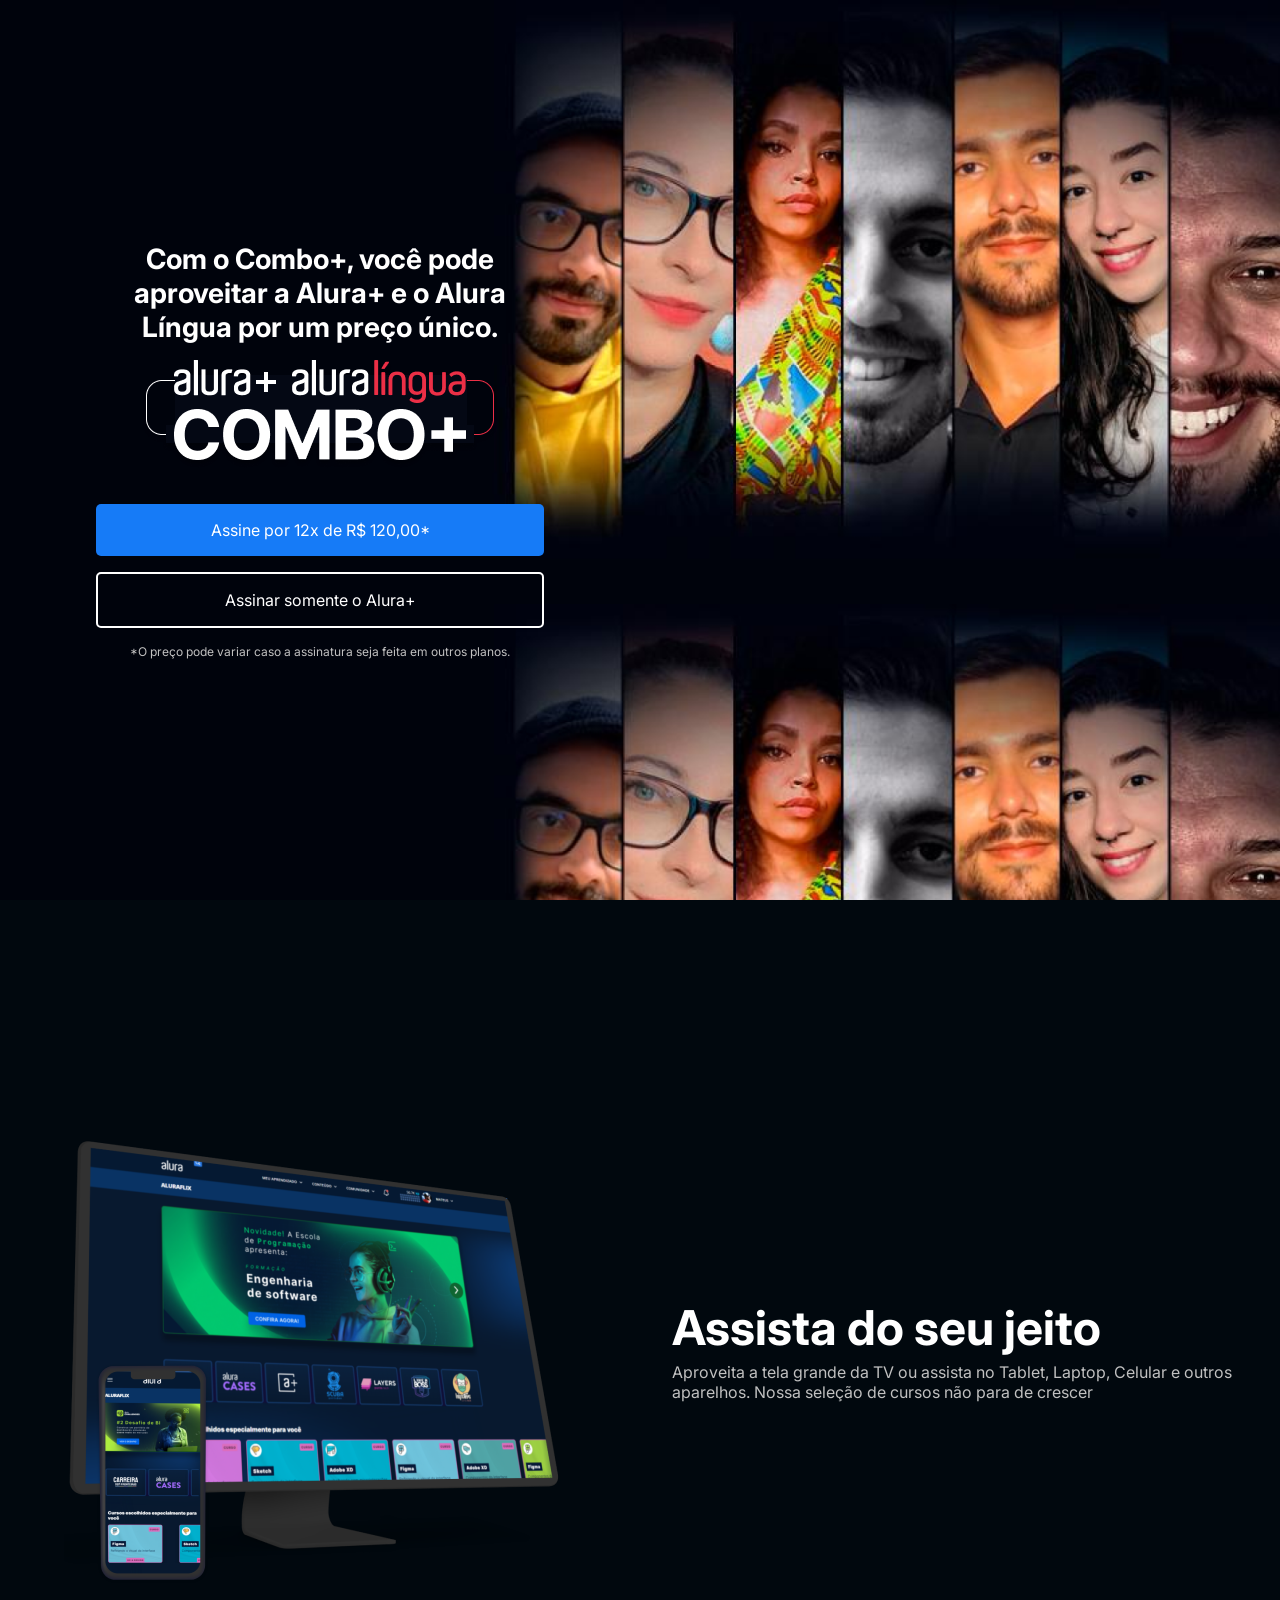
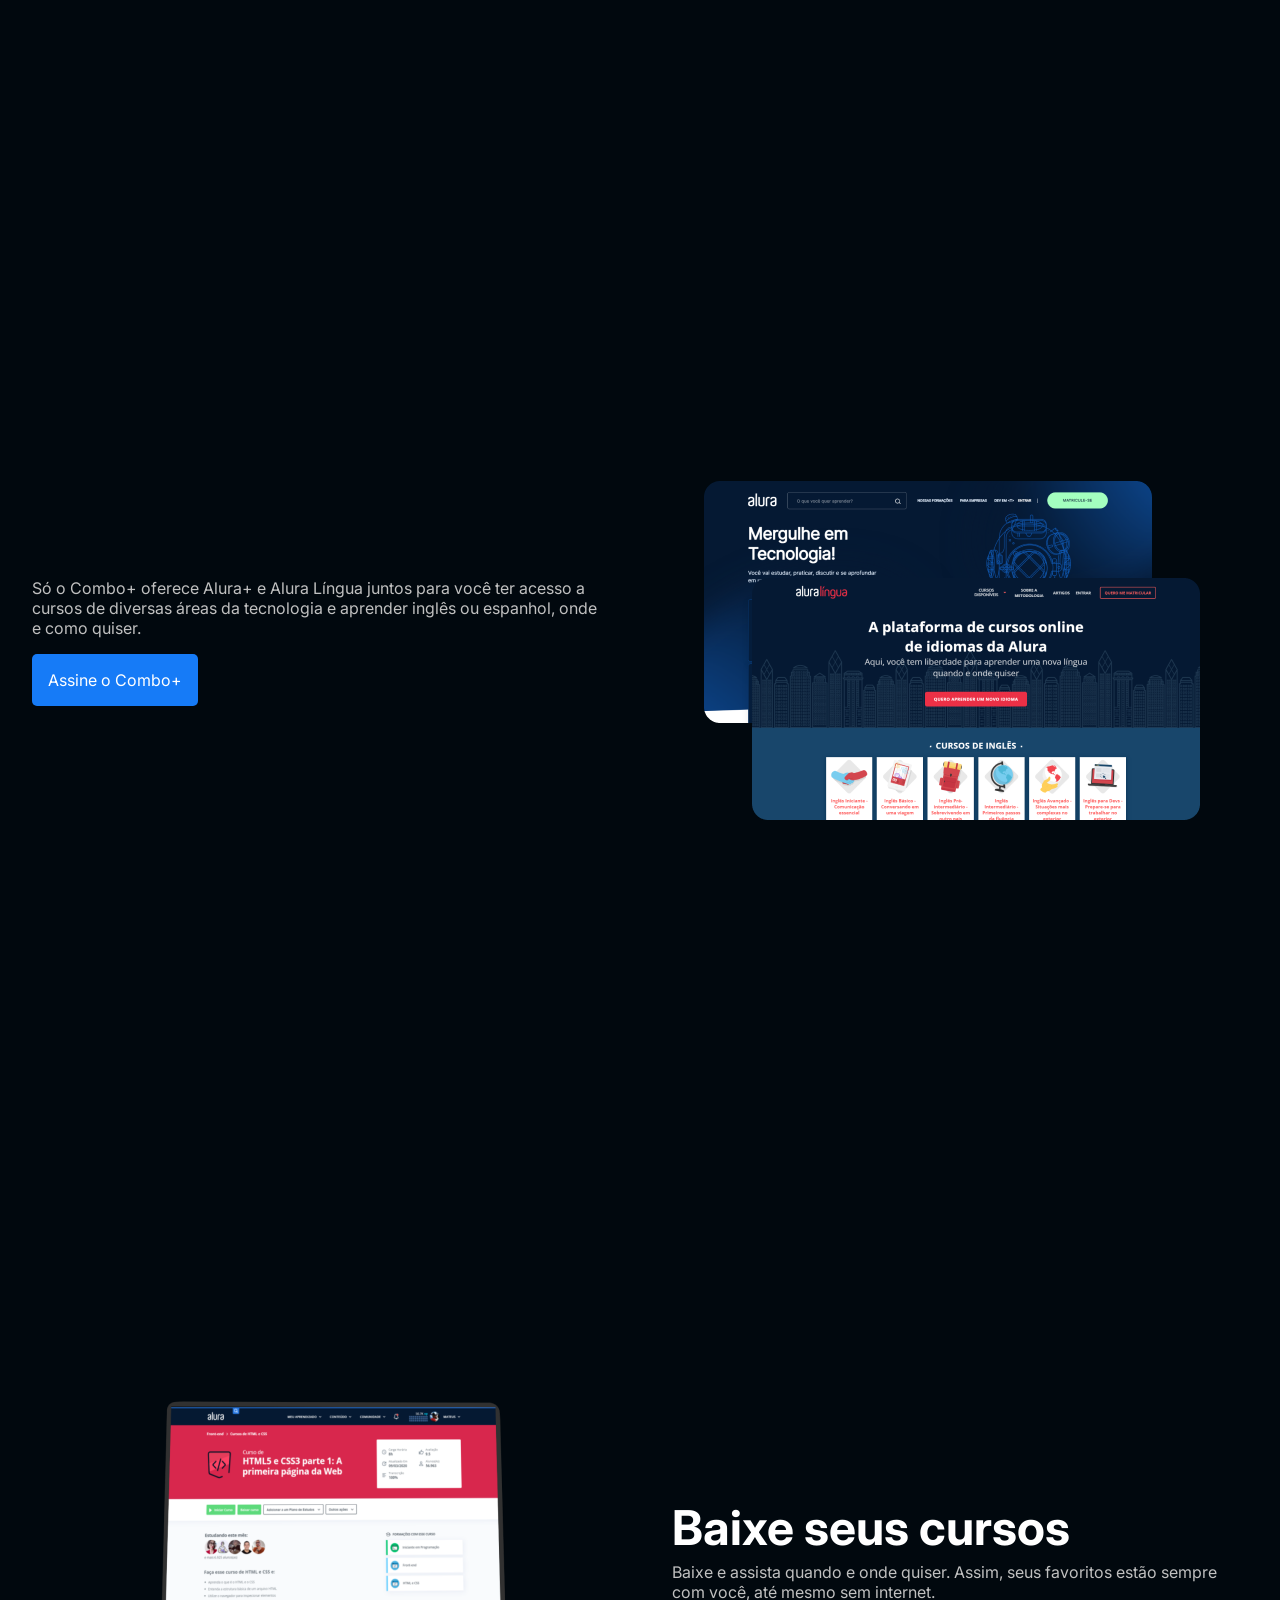
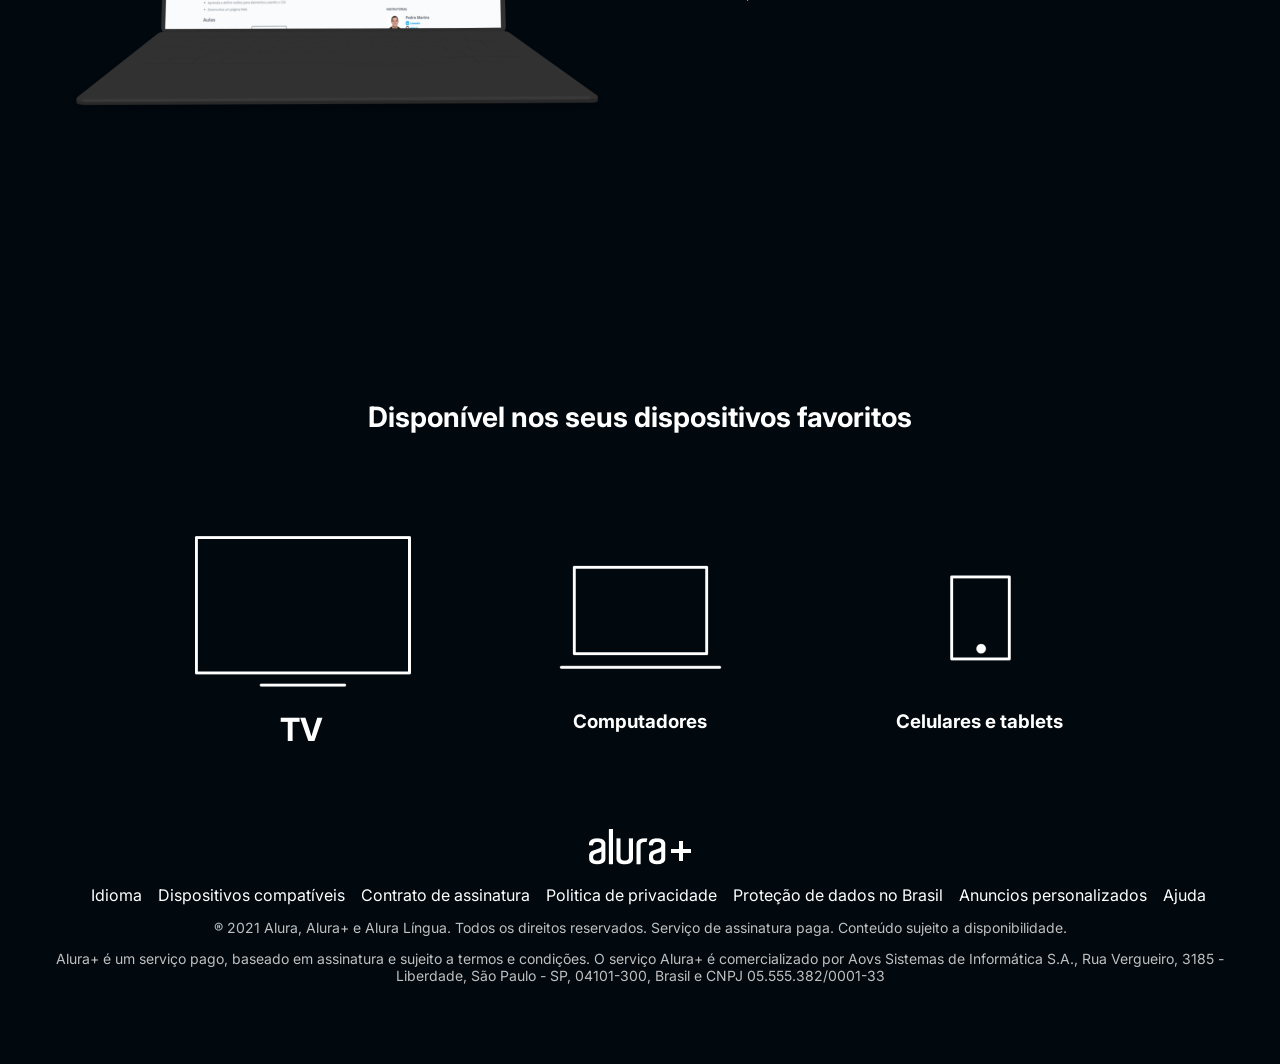
<file: AluraPlus/index.html>
<!DOCTYPE html>
<html lang="pt-br">
<head>
    <meta charset="UTF-8">
    <meta name="viewport" content="width=device-width, initial-scale=1.0">
    <link rel="stylesheet" href="styles.css">
    <link rel="preconnect" href="https://fonts.googleapis.com">
    <link rel="preconnect" href="https://fonts.gstatic.com" crossorigin>
    <link href="https://fonts.googleapis.com/css2?family=Inter:wght@400;700&family=Krona+One&family=Montserrat:ital,wght@0,400;1,600&display=swap" rel="stylesheet">
    <title>Alura Plus</title>
</head>
<body>
    <header>
        <section class="container principal">
            <div class="container__caixa">
                <h1 class="container__titulo">Com o Combo+, você pode aproveitar a Alura+ e o Alura Língua por um preço único.</h1>
                <img src="./img/Combo.png" alt="imagem escrita: 'Alura + Alura língua = combo+'" class="container__imagem">
                <a href="https://www.alura.com.br/" class="container__botao" target="_blank">Assine por 12x de R$ 120,00*</a>
                <a href="https://www.alura.com.br/" class="container__botao botao_secundario" target="_blank">Assinar somente o Alura+</a>
                <p class="container__aviso">*O preço pode variar caso a assinatura seja feita em outros planos.</p>
            </div>
        </section>
        <section class="container secundario">
            <img src="img/Plataformas.png" alt="Um monitor e um celular com o Alura Plus aberto" class="secundario__imagem">
            <div class="container__descricao">
                <h2 class="descricao__titulo">Assista do seu jeito</h2>
                <p class="descricao__texto">Aproveita a tela grande da TV ou assista no Tablet, Laptop, Celular e outros aparelhos. Nossa seleção de cursos não para de crescer</p>
            </div>
        </section>
        <section class="container secundario">
            <div class="container__descricao">
                <p class="descricao__texto">Só o Combo+ oferece Alura+ e Alura Língua juntos para você ter acesso a cursos de diversas áreas da tecnologia e aprender inglês ou espanhol, onde e como quiser.</p>
                <a href="https://www.alura.com.br/" class="container__botao secundario__botao">Assine o Combo+</a>
            </div>
            <img src="img/Telas.png" alt="Imagem da tela do Alura e do Alura Línguas" class="secundario__imagem">
        </section>
        <section class="container secundario">
            <img src="img/Notebook.png" alt="Notebook com o Alura aberto" class="secundario__imagem">
            <div class="container__descricao">
                <h2 class="descricao__titulo">Baixe seus cursos</h2>
                <p class="descricao__texto">Baixe e assista quando e onde quiser. Assim, seus favoritos estão sempre com você, até mesmo sem internet.</p>
            </div>
        </section>
        <section class="dispositivos">
            <h2 class="container__titulo">Disponível nos seus dispositivos favoritos</h2>
            <ul class="dispositivos__lista">
                <li>
                    <img src="./img/tv.png" alt="Ícone de televisão">
                    <h3 class="lista__item">TV</h3>
                </li>
                <li>
                    <img src="./img/computador.png" alt="Ícone de computador">
                    <h3>Computadores</h3>
                </li>
                <li>
                    <img src="./img/celular.png" alt="Ícone de celular">
                    <h3>Celulares e tablets</h3>
                </li>
            </ul>
        </section>
    </header>
    <footer class="rodape">
        <img src="./img/Logo.png" alt="Logo do Alura Plus" class="rodape__logo">
        <ul class="rodape__lista">
            <li class="lista__link">
                <a href="#">Idioma</a>
            </li>
            <li class="lista__link">
                <a href="#">Dispositivos compatíveis</a>
            </li>
            <li class="lista__link">
                <a href="#">Contrato de assinatura</a>
            </li>
            <li class="lista__link">
                <a href="#">Politica de privacidade</a>
            </li>
            <li class="lista__link">
                <a href="#">Proteção de dados no Brasil</a>
            </li>
            <li class="lista__link">
                <a href="#">Anuncios personalizados</a>
            </li>
            <li class="lista__link">
                <a href="#">Ajuda</a>
            </li>
        </ul>
        <p class="rodape__texto">® 2021 Alura, Alura+ e Alura Língua. Todos os direitos reservados. Serviço de assinatura paga. Conteúdo sujeito a disponibilidade.</p>
        <p class="rodape__texto">Alura+ é um serviço pago, baseado em assinatura e sujeito a termos e condições. O serviço Alura+ é comercializado por Aovs Sistemas de Informática S.A., Rua Vergueiro, 3185 - Liberdade, São Paulo - SP, 04101-300, Brasil e CNPJ 05.555.382/0001-33</p>
    </footer>
</body>
</html>
</file>
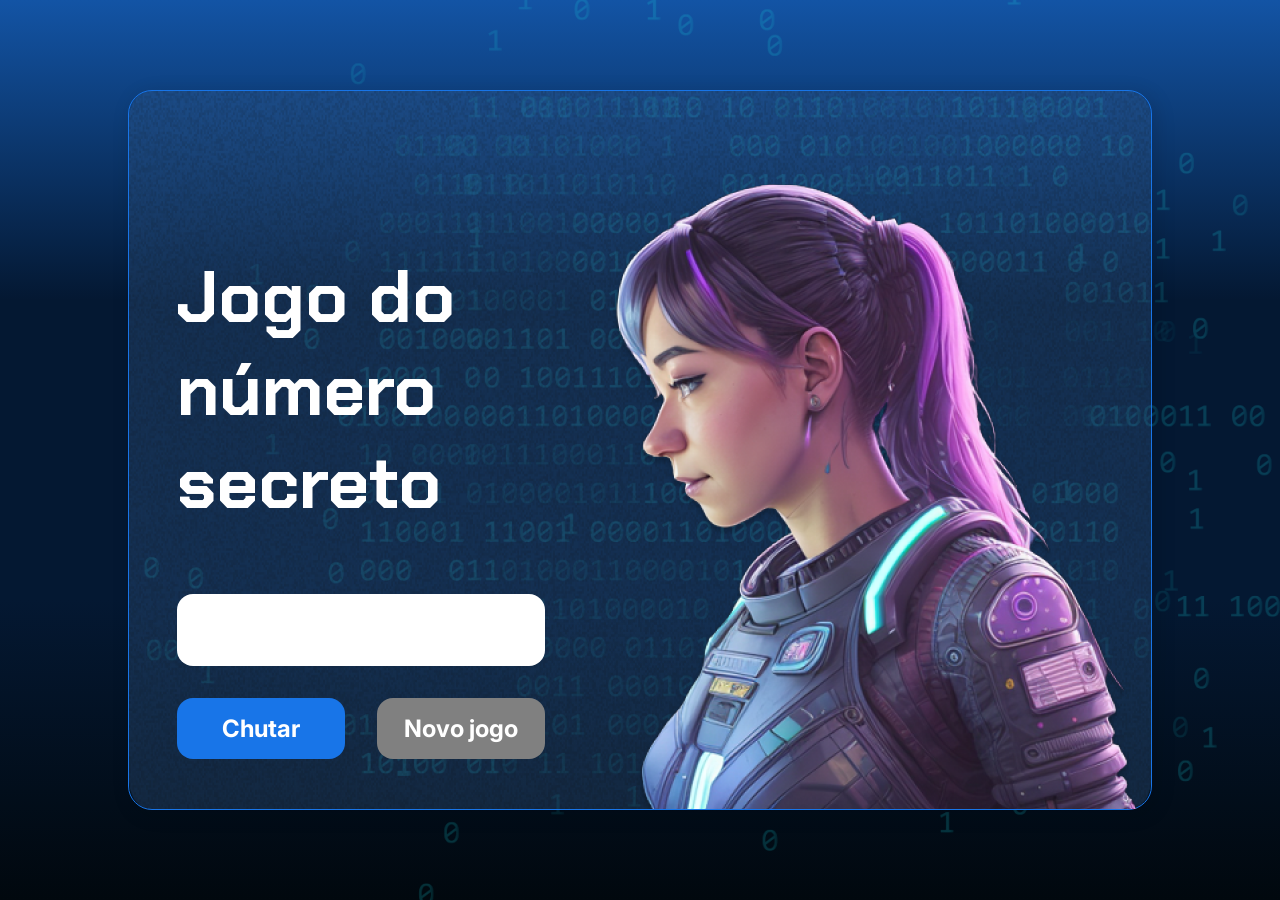
<file: GameNumeroSecreto/index.html>
<!DOCTYPE html>
<html lang="pt-br">
<head>
    <meta charset="UTF-8">
    <meta name="viewport" content="width=device-width, initial-scale=1.0">
    <script src="https://code.responsivevoice.org/responsivevoice.js"></script>
    <link rel="preconnect" href="https://fonts.googleapis.com">
    <link rel="preconnect" href="https://fonts.gstatic.com" crossorigin>
    <link href="https://fonts.googleapis.com/css2?family=Chakra+Petch:wght@700&family=Inter:wght@400;700&display=swap"
        rel="stylesheet">
    <link rel="stylesheet" href="style.css">
    <title>JS Game</title>
</head>
<body>
    <div class="container">
        <div class="container__conteudo">
            <div class="container__informacoes">
                <div class="container__texto">
                    <h1></h1>
                    <p class="texto__paragrafo"></p>
                </div>
                <input type="number" min="1" max="10" class="container__input">
                <div class="chute container__botoes">
                    <button onclick="verificarChute()" id="chutar" class="container__botao">Chutar</button>
                    <button onclick="reiniciarJogo()" id="reiniciar" class="container__botao" disabled>Novo jogo</button>
                </div>
            </div>
            <img src="./img/ia.png" alt="Uma pessoa olhando para a esquerda" class="container__imagem-pessoa" />
        </div>
    </div>
    <script src="app.js" defer></script>
</body>
</html>
</file>
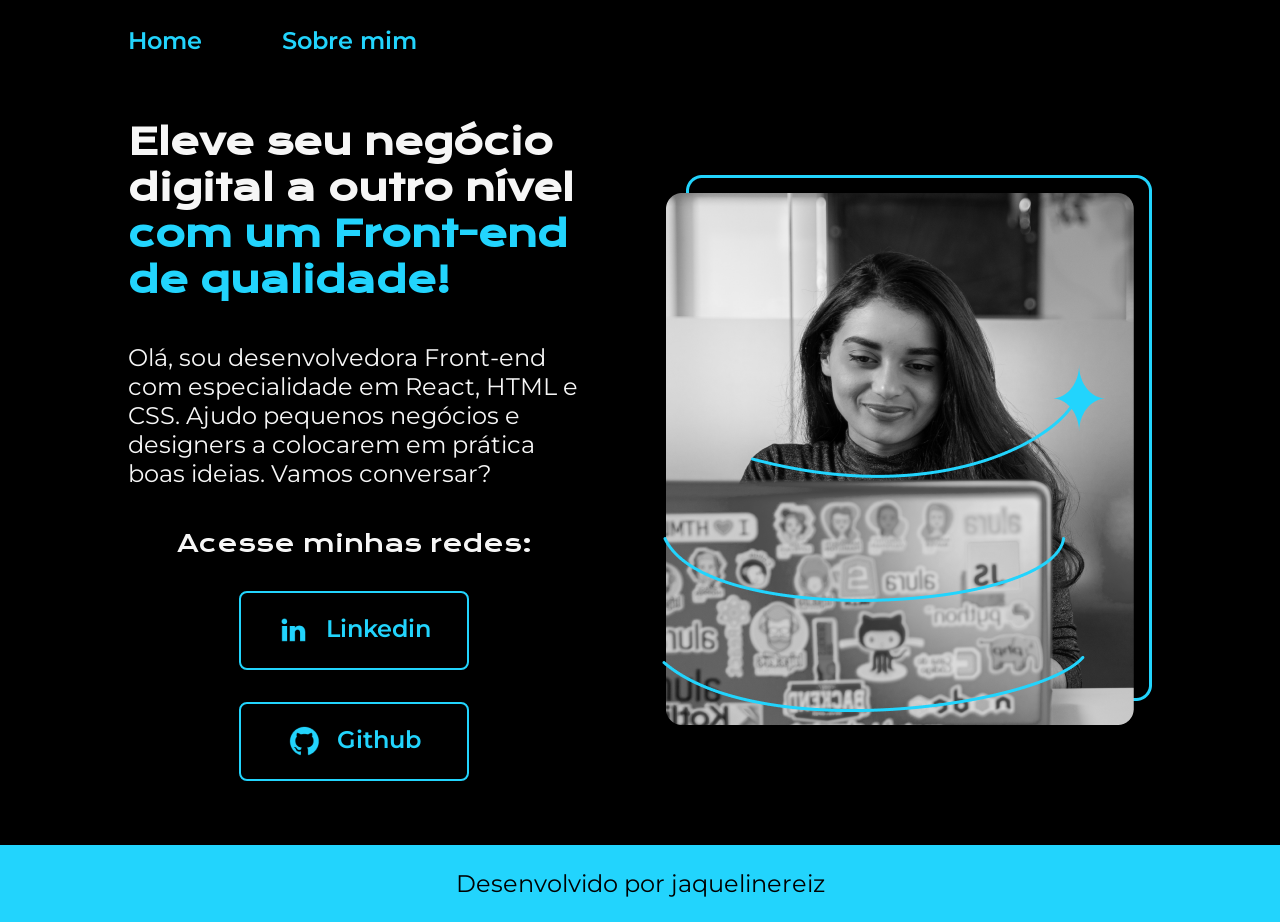
<file: PortifolioAlura/index.html>
<!DOCTYPE html>
<html lang="pt-br">
<head>
    <meta charset="UTF-8">
    <meta name="viewport" content="width=device-width, initial-scale=1.0">
    <title>Portifólio Alura</title>
    <link rel="stylesheet" href="./styles/style.css">
</head>
<body>
    <header class="cabecalho">
        <nav class="cabecalho__menu">
            <a class="cabecalho__menu__link" href="index.html">Home</a>
            <a class="cabecalho__menu__link" href="about.html">Sobre mim</a>
        </nav>
    </header>
    <main class="apresentacao">
        <section class="apresentacao__conteudo">
            <h1 class="apresentacao__conteudo__titulo">Eleve seu negócio digital a outro nível <strong class="titulo-destaque">com um Front-end de qualidade!</strong></h1>
            <p class="apresentacao__conteudo__texto">Olá, sou desenvolvedora Front-end com especialidade em React, HTML e CSS. Ajudo pequenos negócios e designers a colocarem em prática boas ideias. Vamos conversar?</p>
            <div class="apresentacao__links">
                <h2 class="apresentacao__links_subtitulo">Acesse minhas redes:</h2>
                <a class="apresentacao__links__navegacao" href="https://www.linkedin.com/" target="_blank">
                    <img src="./assets/linkedin.png" alt="ícone Linkedin">
                    Linkedin
                </a>
                <a class="apresentacao__links__navegacao" href="https://github.com/" target="_blank">
                    <img src="./assets/github.png" alt="ícone Github">
                    Github
                </a>
            </div>
         </section>
        <img class="apresentacao__imagem" src="./assets/Imagem.png" alt="imagem de profissional programando">
    </main>
    <footer class="rodape">
        <p>Desenvolvido por jaquelinereiz</p>
    </footer>
</body>
</html>
</file>
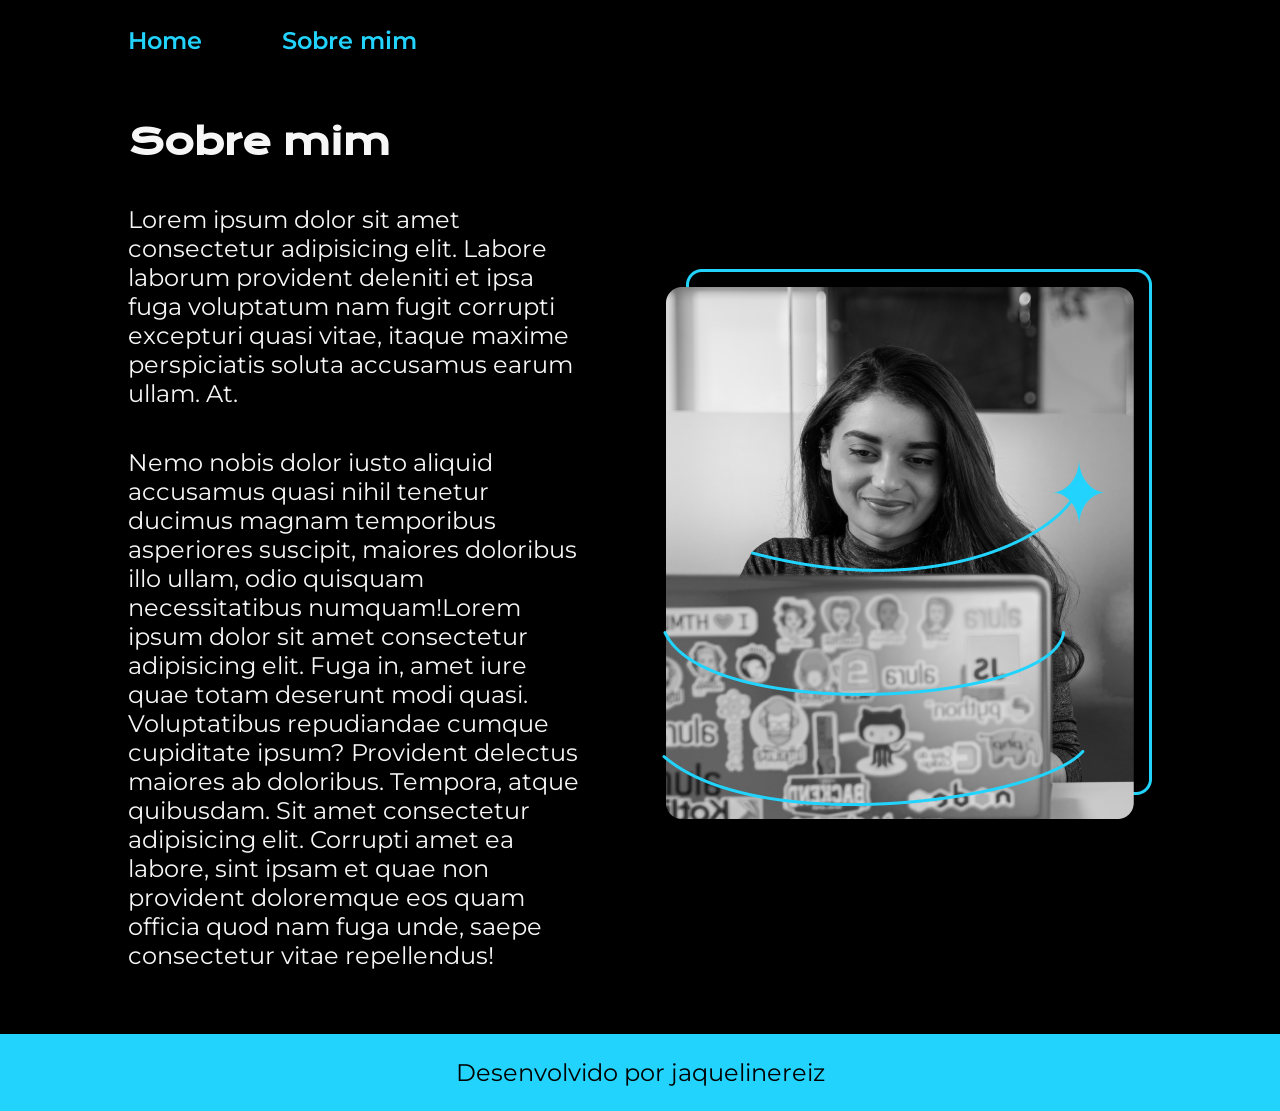
<file: PortifolioAlura/about.html>
<!DOCTYPE html>
<html lang="pt-br">
<head>
    <meta charset="UTF-8">
    <meta name="viewport" content="width=device-width, initial-scale=1.0">
    <title>Sobre mim</title>
    <link rel="stylesheet" href="./styles/style.css">
</head>
<body>
    <header class="cabecalho">
        <nav class="cabecalho__menu">
            <a class="cabecalho__menu__link" href="index.html">Home</a>
            <a class="cabecalho__menu__link" href="about.html">Sobre mim</a>
        </nav>
    </header>
    <main class="apresentacao">
        <section class="apresentacao__conteudo">
            <h1 class="apresentacao__conteudo__titulo">Sobre mim</h1>
            <p class="apresentacao__conteudo__texto">Lorem ipsum dolor sit amet consectetur adipisicing elit. Labore laborum provident deleniti et ipsa fuga voluptatum nam fugit corrupti excepturi quasi vitae, itaque maxime perspiciatis soluta accusamus earum ullam. At.</p>
            <p class="apresentacao__conteudo__texto">Nemo nobis dolor iusto aliquid accusamus quasi nihil tenetur ducimus magnam temporibus asperiores suscipit, maiores doloribus illo ullam, odio quisquam necessitatibus numquam!Lorem ipsum dolor sit amet consectetur adipisicing elit. Fuga in, amet iure quae totam deserunt modi quasi. Voluptatibus repudiandae cumque cupiditate ipsum? Provident delectus maiores ab doloribus. Tempora, atque quibusdam. Sit amet consectetur adipisicing elit. Corrupti amet ea labore, sint ipsam et quae non provident doloremque eos quam officia quod nam fuga unde, saepe consectetur vitae repellendus!</p>
        </section>
        <img class="apresentacao__imagem" src="./assets/Imagem.png" alt="imagem de profissional programando">
    </main>
    <footer class="rodape">
        <p>Desenvolvido por jaquelinereiz</p>
    </footer>
</body>
</html>
</file>
<file: AluraPlus/styles.css>
:root {
    --branco-primario: #FFFFFF;
    --cinza-secundario: #C0C0C0;
    --azul-terceario: #167BF7;
    --cor-de-fundo: #01080E;
    --cor-interacao-elemento: #2BFDBE;
    --fonte-principal: 'Inter';
}

* {
    margin: 0;
    padding: 0;
}

body {
    background-color: var(--cor-de-fundo);
    color: var(--branco-primario);
    font-family: var(--fonte-principal);
    font-size: 16px;
    font-weight: 400;
}

.principal {
    background-image: url("img/Background.png");
    background-image: no-repeat;
    background-size: contain;
    align-items: center;
    text-align: center;
}

.container {
    height: 100vh;
    display: grid;
    grid-template-columns: 50% 50%;
}

.container__caixa {
    margin: 0 6em;
}

.container__titulo {
    font-size: 28px;
    font-weight: 700;
}

.container__imagem {
    margin: 1em 0 2em 0;
}

.container__botao {
    display: block;
    text-decoration: none;
    background-color: var(--azul-terceario);
    color: var(--branco-primario);
    border-radius: 5px;
    padding: 1em;
    margin-bottom: 1em;
}

.container__botao:hover {
    background-color: var(--cor-interacao-elemento);
    color: var(--cor-de-fundo);
}

.botao_secundario {
    background-color: transparent;
    border: 2px solid var(--branco-primario);
}

.container__aviso {
    font-size: 12px;
    color: var(--cinza-secundario);
}

.secundario__imagem {
    margin: 10%;
}

.secundario {
    align-items: center;
    margin: 6 10em;
}

.descricao__titulo {
    font-size: 48px;
    font-weight: 700;
    color: var(--branco-primario);
    margin-bottom: 0.1em;
}

.descricao__texto {
    color: var(--cinza-secundario);
}

.secundario__botao {
    display: inline-block;
    margin-top: 1em;
}

.container__descricao {
    padding: 2em;
}

.dispositivos {
    text-align: center;
}

.dispositivos__titulo {
    font-size: 48px;
    color: var(--branco-primario);
}

.dispositivos__lista {
    display: flex;
    justify-content: center;
    list-style-type: none;
    margin: 5em 0;
}

.lista__item {
    font-size: 32px;
    color: var(--branco-primario);
}

.rodape {
    text-align: center;
    margin: 5em 3em;
}

.rodape__lista {
    display: flex;
    justify-content: center;
    list-style-type: none;
    margin-top: 1em;
}

.lista__link a {
    text-decoration: none;
    color: var(--branco-principal);
    margin-left: 1em;
}

.lista__link a:hover {
    color: var(--azul-terceario);
}

.lista__link a:active {
    color: var(--cor-interacao-elemento);
}

.rodape__texto {
    margin: 1em 0;
    color: var(--cinza-secundario);
    font-size: 14px;
}
</file>
<file: GameNumeroSecreto/style.css>
* {
    box-sizing: border-box;
    margin: 0;
    padding: 0;
    color: white;
}

body {
    background: linear-gradient(#1354A5 0%, #041832 33.33%, #041832 66.67%, #01080E 100%);
    height: 100vh;
    display: flex;
    align-items: center;
    justify-content: center;
}


body::before {
    background-image: url("img/code.png");
    background-repeat: no-repeat;
    background-position: right;
    content: "";
    display: block;
    position: absolute;
    width: 100%;
    height: 100%;
    opacity: 0.4;
}

.container {
    width: 80%;
    height: 80%;
    display: flex;
    align-items: center;
    justify-content: space-between;
    border-radius: 24px;
    border: 1px solid #1875E8;
    box-shadow: 4px 4px 20px 0px rgba(1, 8, 14, 0.15);
    background-image: url("img/Ruido.png");
    background-size: 100% 100%;
    position: relative;
}


.container__conteudo {
    display: flex;
    align-items: center;
    position: absolute;
    bottom: 0;
}

.container__informacoes {
    flex: 1;
    padding: 3rem;
}

.container__botao {
    border-radius: 16px;
    background: #1875E8;
    padding: 16px 24px;
    width: 100%;
    font-size: 24px;
    font-weight: 700;
    border: none;
    margin-top: 2rem;
}

.container__texto {
    margin: 16px 0 16px 0;
}

.container__texto-azul {
    color: #1875E8;
}

.container__input {
    width: 100%;
    height: 72px;
    border-radius: 16px;
    background-color: #FFF;
    border: none;
    color: #1875E8;
    padding: 2rem;
    font-size: 24px;
    font-weight: 700;
    font-family: 'Inter', sans-serif;
}

.container__botoes {
    display: flex;
    gap: 2em;
}

h1 {
    font-family: 'Chakra Petch', sans-serif;
    font-size: 72px;
    padding-bottom: 3rem;
}

p,
button {
    font-family: 'Inter', sans-serif;
}

.texto__paragrafo {
    font-size: 32px;
    font-weight: 400;
}

button:disabled {
    background-color: gray;
}

@media screen and (max-width: 1250px) {

    h1 {
        font-size: 50px;
    }

    .container__botao {
        font-size: 16px;
    }


    .texto__paragrafo {
        font-size: 24px;
    }

    .container__imagem-pessoa {
        display: none;
    }

    .container__conteudo {
        display: block;
        position: inherit;
    }

    .container__informacoes {
        padding: 1rem
    }
}
</file>
<file: PortifolioAlura/styles/style.css>
@import url('https://fonts.googleapis.com/css2?family=Krona+One&display=swap');
@import url('https://fonts.googleapis.com/css2?family=Krona+One&family=Montserrat:ital,wght@0,400;1,600&display=swap');

:root {
    --cor-primaria: #000000;
    --cor-secundaria: #22D4FD;
    --cor-terciaria: #F6F6F6;
    --cor-hover: #272727;

    --fonte-primaria: 'Krona One', sans-serif;
    --fonte-secundaria: 'Montserrat', sans-serif
}

* {
    margin: 0;
    padding: 0;
}
body {
    box-sizing: border-box;
    background-color: var(--cor-primaria);
    color: var(--cor-terciaria);
}
.cabecalho {
    padding: 2% 0% 0% 10%;
}
.cabecalho__menu {
    display: flex;
    gap: 80px;
}
.cabecalho__menu__link {
    text-decoration: none;
    font-family: var(--fonte-secundaria);
    font-size: 1.5rem;
    font-weight: 600;
    color: var(--cor-secundaria);
}
.apresentacao {
    padding: 5% 10%;
    display: flex;
    align-items: center;
    justify-content: space-between;
    gap: 82px;
}
.apresentacao__conteudo {
    width: 50%;
    display: flex;
    flex-direction: column;
    gap: 40px;
}
.apresentacao__conteudo__titulo {
    font-size: 2.25rem;
    font-family: var(--fonte-primaria);
}
.titulo-destaque {
    color: var(--cor-secundaria)
}
.apresentacao__conteudo__texto {
    font-size: 1.5rem;
    font-family: var(--fonte-secundaria);
}
.apresentacao__links {
    display: flex;
    flex-direction: column;
    justify-content: space-between;
    align-items: center;
    gap: 32px;
}
.apresentacao__links_subtitulo {
    font-family: var(--fonte-primaria);
    font-weight: 400;
    font-size: 1.5rem;
}
.apresentacao__links__navegacao {
    display: flex;
    justify-content: center;
    gap: 16px;
    border: 2px solid var(--cor-secundaria);
    width: 50%;
    padding: 21.5px 0px;
    text-align: center;
    border-radius: 8px;
    font-size: 1.5rem;
    font-weight: 600;
    text-decoration: none;
    color: var(--cor-secundaria);
    font-family: var(--fonte-secundaria);
}
.apresentacao__links__link:hover {
    background-color: var(--cor-hover);
}
.apresentacao__imagem {
    width: 50%;
}
.rodape {
    padding: 24px;
    color: var(--cor-primaria);
    background-color: var(--cor-secundaria);
    text-align: center;
    font-family: var(--fonte-secundaria);
    font-size: 1.5rem;
    font-weight: 400;
}

@media (max-width: 1200px) {
    .cabecalho {
        padding: 8% ;
    }
    .cabecalho__menu {
        justify-content: center;
    }
    .apresentacao {
        flex-direction: column-reverse;
        padding: 8%;
    }
    .apresentacao__conteudo {
        width: auto;
    }
}
</file>
